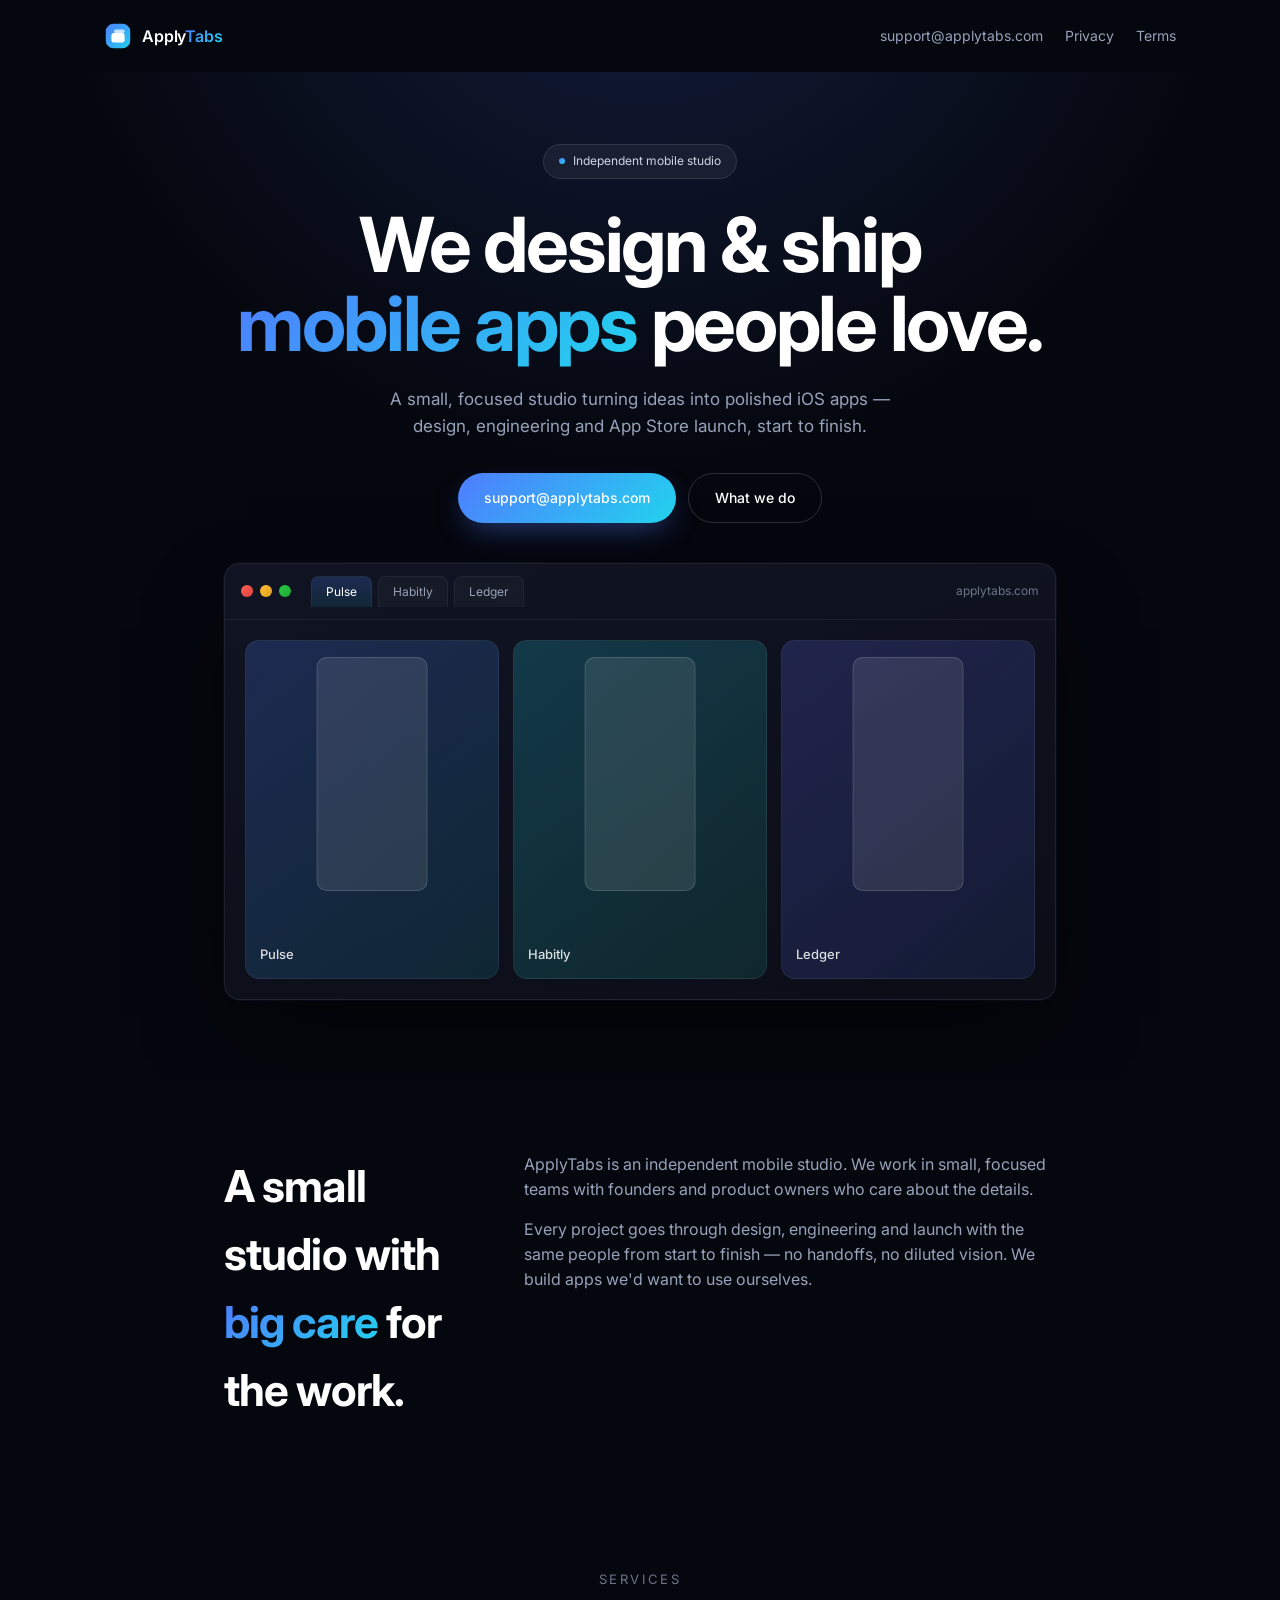
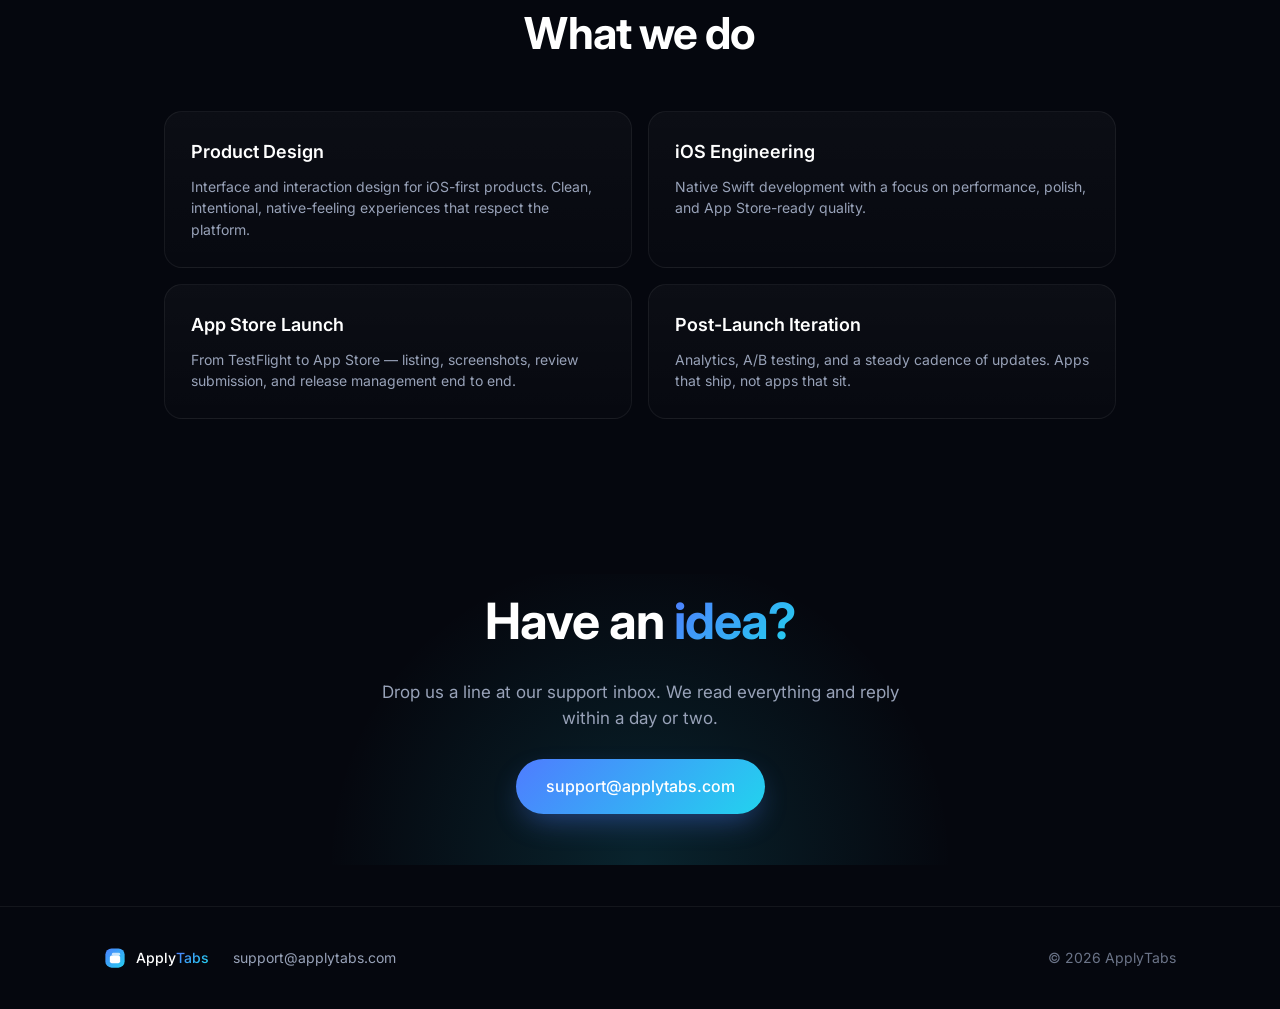
<file: index.html>
<!doctype html>
<html lang="en">
<head>
<meta charset="utf-8"/>
<meta name="viewport" content="width=device-width, initial-scale=1"/>
<meta name="robots" content="noindex, nofollow"/>
<meta name="googlebot" content="noindex, nofollow"/>
<title>ApplyTabs — mobile app studio</title>
<meta name="description" content="ApplyTabs is an independent mobile studio designing and shipping premium iOS apps — from concept to App Store."/>
<link rel="icon" type="image/svg+xml" href="/favicon.svg"/>
<meta property="og:title" content="ApplyTabs — mobile app studio"/>
<meta property="og:description" content="We design & ship premium mobile apps, end to end."/>
<meta property="og:type" content="website"/>
<meta property="og:url" content="https://applytabs.com/"/>
<link rel="preconnect" href="https://fonts.googleapis.com"/>
<link rel="preconnect" href="https://fonts.gstatic.com" crossorigin/>
<link href="https://fonts.googleapis.com/css2?family=Inter:wght@400;500;600;700;800&display=swap" rel="stylesheet"/>
<link rel="stylesheet" href="/styles.css"/>
</head>
<body>

<header class="z10">
  <div class="max6 navbar">
    <a href="/" class="brand">
      <svg width="28" height="28" viewBox="0 0 32 32" aria-label="ApplyTabs">
        <rect x="2" y="2" width="28" height="28" rx="9" fill="url(#lg)"/>
        <rect x="8.5" y="12.5" width="15" height="11" rx="2.6" fill="#fff"/>
        <rect x="11.5" y="8.5" width="12" height="4.2" rx="2.1" fill="#fff" opacity="0.72"/>
        <defs><linearGradient id="lg" x1="0" y1="0" x2="32" y2="32" gradientUnits="userSpaceOnUse">
          <stop stop-color="#4f7cff"/><stop offset="1" stop-color="#22d3ee"/></linearGradient></defs>
      </svg>
      <span class="name">Apply<span class="grad-text">Tabs</span></span>
    </a>
    <nav class="navlinks">
      <a class="mail" href="mailto:support@applytabs.com">support@applytabs.com</a>
      <a href="/privacy">Privacy</a>
      <a href="/terms">Terms</a>
    </nav>
  </div>
</header>

<main class="z10" style="flex:1">

  <!-- Hero -->
  <section class="hero">
    <div class="max5 wrap" style="padding-top:72px;padding-bottom:40px;text-align:center;position:relative;z-index:10">
      <div class="badge fu"><span class="dot grad-bg"></span>Independent mobile studio</div>
      <h1 class="hero-h fu1">
        <span style="color:#fff">We design &amp; ship</span><br/>
        <span class="grad-text">mobile apps</span> <span style="color:#fff">people love.</span>
      </h1>
      <p class="lead fu2">A small, focused studio turning ideas into polished iOS apps — design, engineering and App Store launch, start to finish.</p>
      <div class="fu3" style="margin-top:34px;display:flex;gap:12px;justify-content:center;flex-wrap:wrap">
        <a href="mailto:support@applytabs.com" class="btn btn-primary grad-bg">support@applytabs.com</a>
        <a href="#services" class="btn btn-ghost">What we do</a>
      </div>
    </div>

    <!-- Tabbed browser window mockup -->
    <div class="max4 wrap fu4" style="padding-bottom:80px">
      <div class="win">
        <div class="win-bar">
          <div class="lights">
            <span style="background:linear-gradient(135deg,#ff5f56,#e0443e)"></span>
            <span style="background:linear-gradient(135deg,#ffbd2e,#dea123)"></span>
            <span style="background:linear-gradient(135deg,#27ca40,#1ea835)"></span>
          </div>
          <div class="tabs">
            <span class="tab active">Pulse</span>
            <span class="tab">Habitly</span>
            <span class="tab">Ledger</span>
          </div>
          <span style="font-size:12px;color:var(--muted2);margin-left:auto">applytabs.com</span>
        </div>
        <div class="win-body">
          <div class="appcard" style="background:linear-gradient(135deg,rgba(79,124,255,.22),rgba(34,211,238,.12))">
            <div class="ph"></div><span class="t">Pulse</span>
          </div>
          <div class="appcard" style="background:linear-gradient(135deg,rgba(34,211,238,.20),rgba(45,212,191,.12))">
            <div class="ph"></div><span class="t">Habitly</span>
          </div>
          <div class="appcard" style="background:linear-gradient(135deg,rgba(99,102,241,.22),rgba(79,124,255,.12))">
            <div class="ph"></div><span class="t">Ledger</span>
          </div>
        </div>
      </div>
    </div>
  </section>

  <!-- About -->
  <section id="about" class="max4 wrap" style="padding:72px 24px">
    <div class="about-grid">
      <h2 class="sec">A small studio with <span class="grad-text">big care</span> for the work.</h2>
      <div>
        <p>ApplyTabs is an independent mobile studio. We work in small, focused teams with founders and product owners who care about the details.</p>
        <p>Every project goes through design, engineering and launch with the same people from start to finish — no handoffs, no diluted vision. We build apps we&apos;d want to use ourselves.</p>
      </div>
    </div>
  </section>

  <!-- Services -->
  <section id="services" class="max5 wrap" style="padding:72px 24px">
    <div style="text-align:center;margin-bottom:44px">
      <p class="eyebrow" style="margin:0 0 10px">Services</p>
      <h2 class="sec">What we do</h2>
    </div>
    <div class="cards">
      <div class="card"><h3>Product Design</h3><p>Interface and interaction design for iOS-first products. Clean, intentional, native-feeling experiences that respect the platform.</p></div>
      <div class="card"><h3>iOS Engineering</h3><p>Native Swift development with a focus on performance, polish, and App Store-ready quality.</p></div>
      <div class="card"><h3>App Store Launch</h3><p>From TestFlight to App Store — listing, screenshots, review submission, and release management end to end.</p></div>
      <div class="card"><h3>Post-Launch Iteration</h3><p>Analytics, A/B testing, and a steady cadence of updates. Apps that ship, not apps that sit.</p></div>
    </div>
  </section>

  <!-- Contact -->
  <section id="contact" class="contact max3 wrap" style="padding:92px 24px;text-align:center">
    <div style="position:relative;z-index:10">
      <h2 class="sec" style="font-size:clamp(32px,5vw,50px)"><span style="color:#fff">Have an </span><span class="grad-text">idea?</span></h2>
      <p class="lead" style="margin-top:18px">Drop us a line at our support inbox. We read everything and reply within a day or two.</p>
      <a href="mailto:support@applytabs.com" class="btn btn-primary grad-bg" style="margin-top:28px;font-size:16px;padding:15px 30px">support@applytabs.com</a>
    </div>
  </section>

</main>

<footer class="z10">
  <div class="max6 foot">
    <svg width="22" height="22" viewBox="0 0 32 32" aria-hidden="true">
      <rect x="2" y="2" width="28" height="28" rx="9" fill="url(#lf)"/>
      <rect x="8.5" y="12.5" width="15" height="11" rx="2.6" fill="#fff"/>
      <rect x="11.5" y="8.5" width="12" height="4.2" rx="2.1" fill="#fff" opacity="0.72"/>
      <defs><linearGradient id="lf" x1="0" y1="0" x2="32" y2="32" gradientUnits="userSpaceOnUse">
        <stop stop-color="#4f7cff"/><stop offset="1" stop-color="#22d3ee"/></linearGradient></defs>
    </svg>
    <span class="name">Apply<span class="grad-text">Tabs</span></span>
    <a href="mailto:support@applytabs.com" style="margin-left:14px;color:var(--muted)">support@applytabs.com</a>
    <span style="margin-left:auto">© <span id="yr">2026</span> ApplyTabs</span>
  </div>
</footer>
<script>document.getElementById('yr').textContent=new Date().getFullYear()</script>
</body>
</html>
</file>
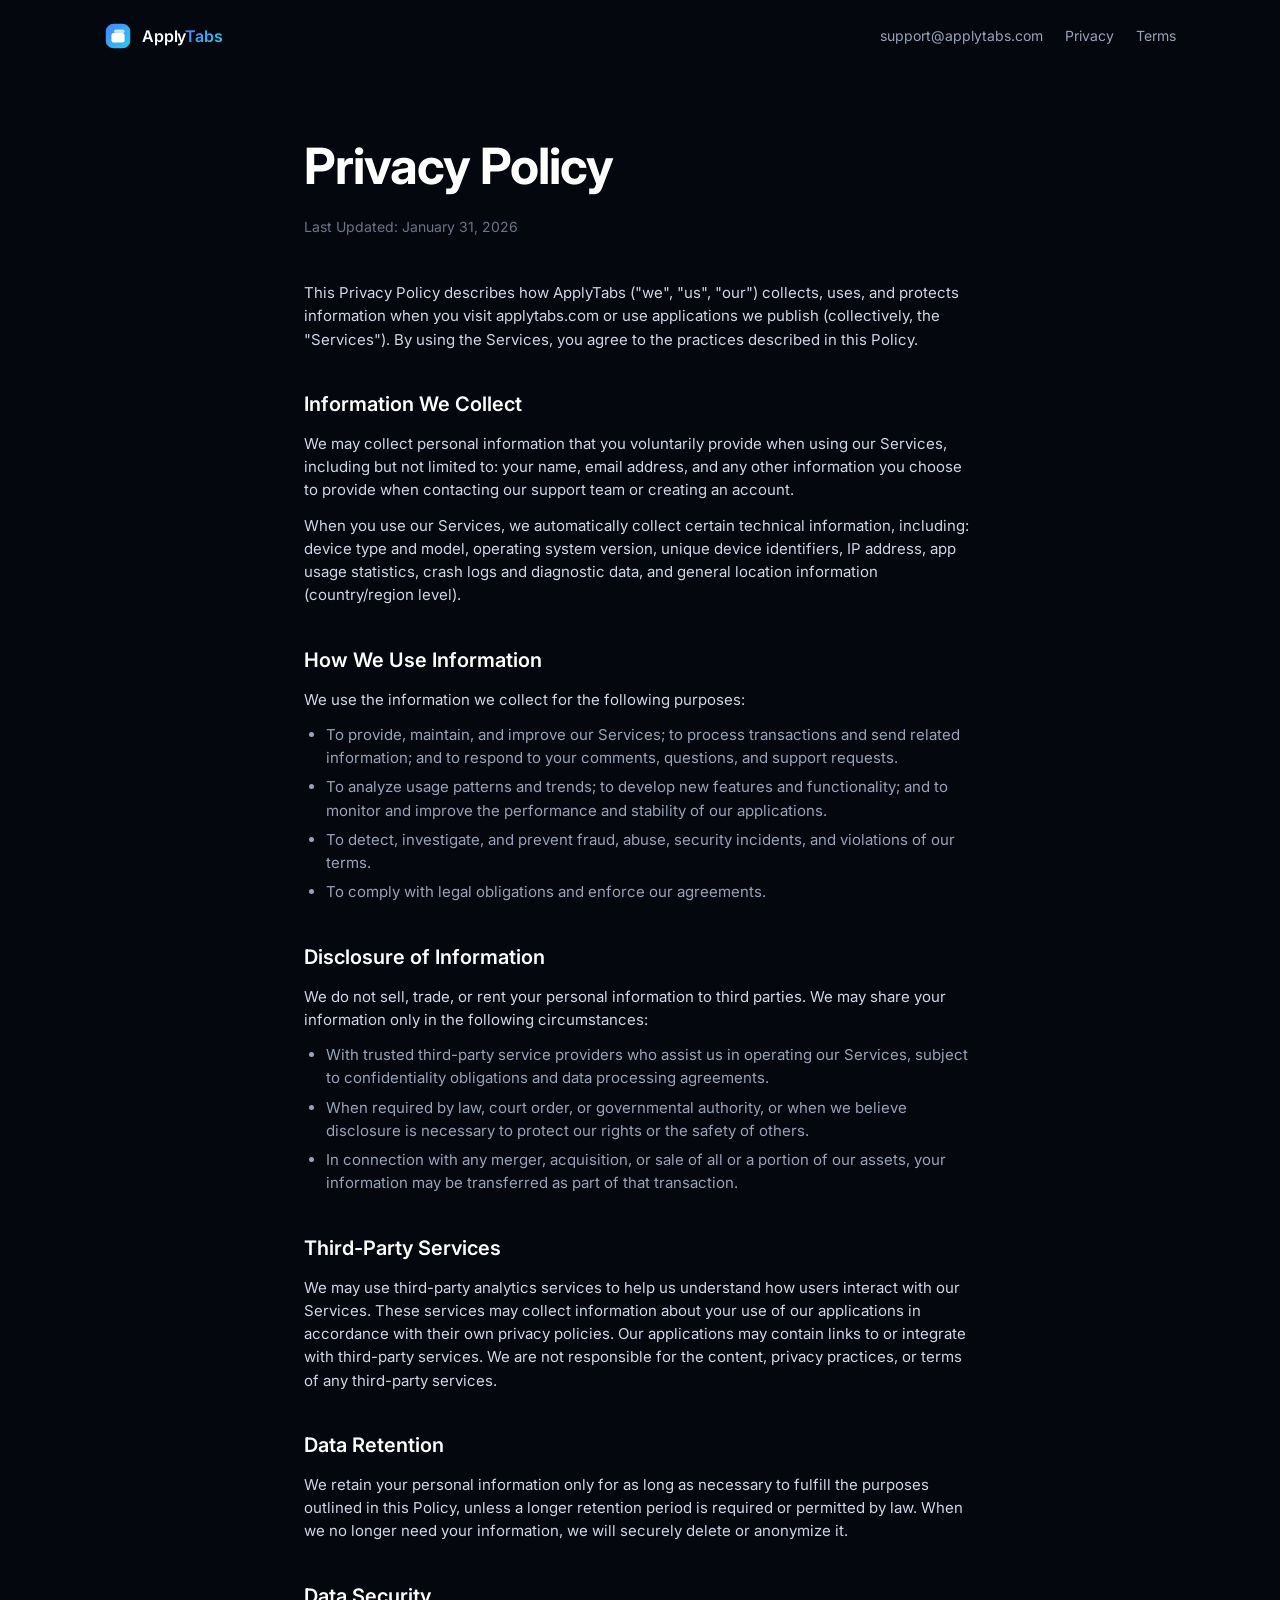
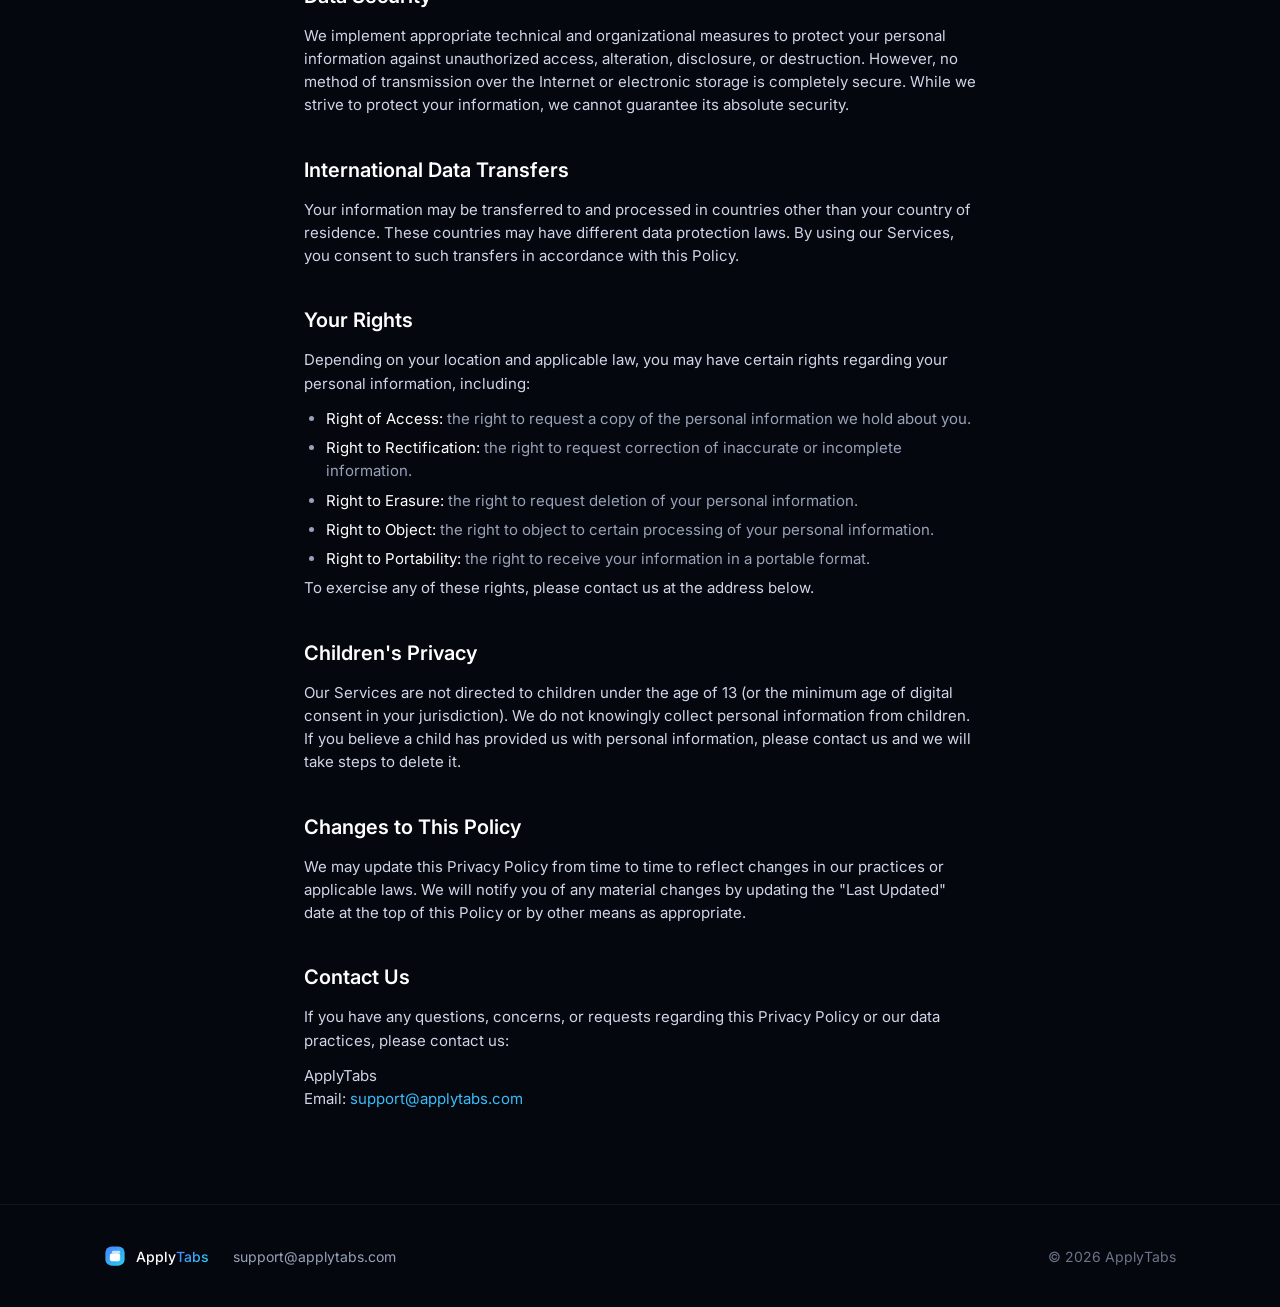
<file: privacy/index.html>
<!doctype html>
<html lang="en">
<head>
<meta charset="utf-8"/>
<meta name="viewport" content="width=device-width, initial-scale=1"/>
<meta name="robots" content="noindex, nofollow"/>
<meta name="googlebot" content="noindex, nofollow"/>
<title>Privacy Policy — ApplyTabs</title>
<meta name="description" content="ApplyTabs Privacy Policy."/>
<link rel="icon" type="image/svg+xml" href="/favicon.svg"/>
<link rel="preconnect" href="https://fonts.googleapis.com"/>
<link rel="preconnect" href="https://fonts.gstatic.com" crossorigin/>
<link href="https://fonts.googleapis.com/css2?family=Inter:wght@400;500;600;700;800&display=swap" rel="stylesheet"/>
<link rel="stylesheet" href="/styles.css"/>
</head>
<body>

<header class="z10">
  <div class="max6 navbar">
    <a href="/" class="brand">
      <svg width="28" height="28" viewBox="0 0 32 32" aria-label="ApplyTabs">
        <rect x="2" y="2" width="28" height="28" rx="9" fill="url(#lg)"/>
        <rect x="8.5" y="12.5" width="15" height="11" rx="2.6" fill="#fff"/>
        <rect x="11.5" y="8.5" width="12" height="4.2" rx="2.1" fill="#fff" opacity="0.72"/>
        <defs><linearGradient id="lg" x1="0" y1="0" x2="32" y2="32" gradientUnits="userSpaceOnUse">
          <stop stop-color="#4f7cff"/><stop offset="1" stop-color="#22d3ee"/></linearGradient></defs>
      </svg>
      <span class="name">Apply<span class="grad-text">Tabs</span></span>
    </a>
    <nav class="navlinks">
      <a class="mail" href="mailto:support@applytabs.com">support@applytabs.com</a>
      <a href="/privacy">Privacy</a>
      <a href="/terms">Terms</a>
    </nav>
  </div>
</header>

<main class="z10 max3 wrap legal" style="flex:1;padding:56px 24px">
  <h1>Privacy Policy</h1>
  <p class="upd">Last Updated: January 31, 2026</p>

  <section>
    <p>This Privacy Policy describes how ApplyTabs ("we", "us", "our") collects, uses, and protects information when you visit applytabs.com or use applications we publish (collectively, the "Services"). By using the Services, you agree to the practices described in this Policy.</p>
  </section>

  <section>
    <h2>Information We Collect</h2>
    <p>We may collect personal information that you voluntarily provide when using our Services, including but not limited to: your name, email address, and any other information you choose to provide when contacting our support team or creating an account.</p>
    <p>When you use our Services, we automatically collect certain technical information, including: device type and model, operating system version, unique device identifiers, IP address, app usage statistics, crash logs and diagnostic data, and general location information (country/region level).</p>
  </section>

  <section>
    <h2>How We Use Information</h2>
    <p>We use the information we collect for the following purposes:</p>
    <ul>
      <li>To provide, maintain, and improve our Services; to process transactions and send related information; and to respond to your comments, questions, and support requests.</li>
      <li>To analyze usage patterns and trends; to develop new features and functionality; and to monitor and improve the performance and stability of our applications.</li>
      <li>To detect, investigate, and prevent fraud, abuse, security incidents, and violations of our terms.</li>
      <li>To comply with legal obligations and enforce our agreements.</li>
    </ul>
  </section>

  <section>
    <h2>Disclosure of Information</h2>
    <p>We do not sell, trade, or rent your personal information to third parties. We may share your information only in the following circumstances:</p>
    <ul>
      <li>With trusted third-party service providers who assist us in operating our Services, subject to confidentiality obligations and data processing agreements.</li>
      <li>When required by law, court order, or governmental authority, or when we believe disclosure is necessary to protect our rights or the safety of others.</li>
      <li>In connection with any merger, acquisition, or sale of all or a portion of our assets, your information may be transferred as part of that transaction.</li>
    </ul>
  </section>

  <section>
    <h2>Third-Party Services</h2>
    <p>We may use third-party analytics services to help us understand how users interact with our Services. These services may collect information about your use of our applications in accordance with their own privacy policies. Our applications may contain links to or integrate with third-party services. We are not responsible for the content, privacy practices, or terms of any third-party services.</p>
  </section>

  <section>
    <h2>Data Retention</h2>
    <p>We retain your personal information only for as long as necessary to fulfill the purposes outlined in this Policy, unless a longer retention period is required or permitted by law. When we no longer need your information, we will securely delete or anonymize it.</p>
  </section>

  <section>
    <h2>Data Security</h2>
    <p>We implement appropriate technical and organizational measures to protect your personal information against unauthorized access, alteration, disclosure, or destruction. However, no method of transmission over the Internet or electronic storage is completely secure. While we strive to protect your information, we cannot guarantee its absolute security.</p>
  </section>

  <section>
    <h2>International Data Transfers</h2>
    <p>Your information may be transferred to and processed in countries other than your country of residence. These countries may have different data protection laws. By using our Services, you consent to such transfers in accordance with this Policy.</p>
  </section>

  <section>
    <h2>Your Rights</h2>
    <p>Depending on your location and applicable law, you may have certain rights regarding your personal information, including:</p>
    <ul>
      <li><span style="color:#fff">Right of Access:</span> the right to request a copy of the personal information we hold about you.</li>
      <li><span style="color:#fff">Right to Rectification:</span> the right to request correction of inaccurate or incomplete information.</li>
      <li><span style="color:#fff">Right to Erasure:</span> the right to request deletion of your personal information.</li>
      <li><span style="color:#fff">Right to Object:</span> the right to object to certain processing of your personal information.</li>
      <li><span style="color:#fff">Right to Portability:</span> the right to receive your information in a portable format.</li>
    </ul>
    <p>To exercise any of these rights, please contact us at the address below.</p>
  </section>

  <section>
    <h2>Children's Privacy</h2>
    <p>Our Services are not directed to children under the age of 13 (or the minimum age of digital consent in your jurisdiction). We do not knowingly collect personal information from children. If you believe a child has provided us with personal information, please contact us and we will take steps to delete it.</p>
  </section>

  <section>
    <h2>Changes to This Policy</h2>
    <p>We may update this Privacy Policy from time to time to reflect changes in our practices or applicable laws. We will notify you of any material changes by updating the "Last Updated" date at the top of this Policy or by other means as appropriate.</p>
  </section>

  <section>
    <h2>Contact Us</h2>
    <p>If you have any questions, concerns, or requests regarding this Privacy Policy or our data practices, please contact us:</p>
    <p style="margin-top:12px">ApplyTabs<br/>Email: <a href="mailto:support@applytabs.com">support@applytabs.com</a></p>
  </section>
</main>

<footer class="z10">
  <div class="max6 foot">
    <svg width="22" height="22" viewBox="0 0 32 32" aria-hidden="true">
      <rect x="2" y="2" width="28" height="28" rx="9" fill="url(#lf)"/>
      <rect x="8.5" y="12.5" width="15" height="11" rx="2.6" fill="#fff"/>
      <rect x="11.5" y="8.5" width="12" height="4.2" rx="2.1" fill="#fff" opacity="0.72"/>
      <defs><linearGradient id="lf" x1="0" y1="0" x2="32" y2="32" gradientUnits="userSpaceOnUse">
        <stop stop-color="#4f7cff"/><stop offset="1" stop-color="#22d3ee"/></linearGradient></defs>
    </svg>
    <span class="name">Apply<span class="grad-text">Tabs</span></span>
    <a href="mailto:support@applytabs.com" style="margin-left:14px;color:var(--muted)">support@applytabs.com</a>
    <span style="margin-left:auto">© <span id="yr">2026</span> ApplyTabs</span>
  </div>
</footer>
<script>document.getElementById('yr').textContent=new Date().getFullYear()</script>
</body>
</html>
</file>
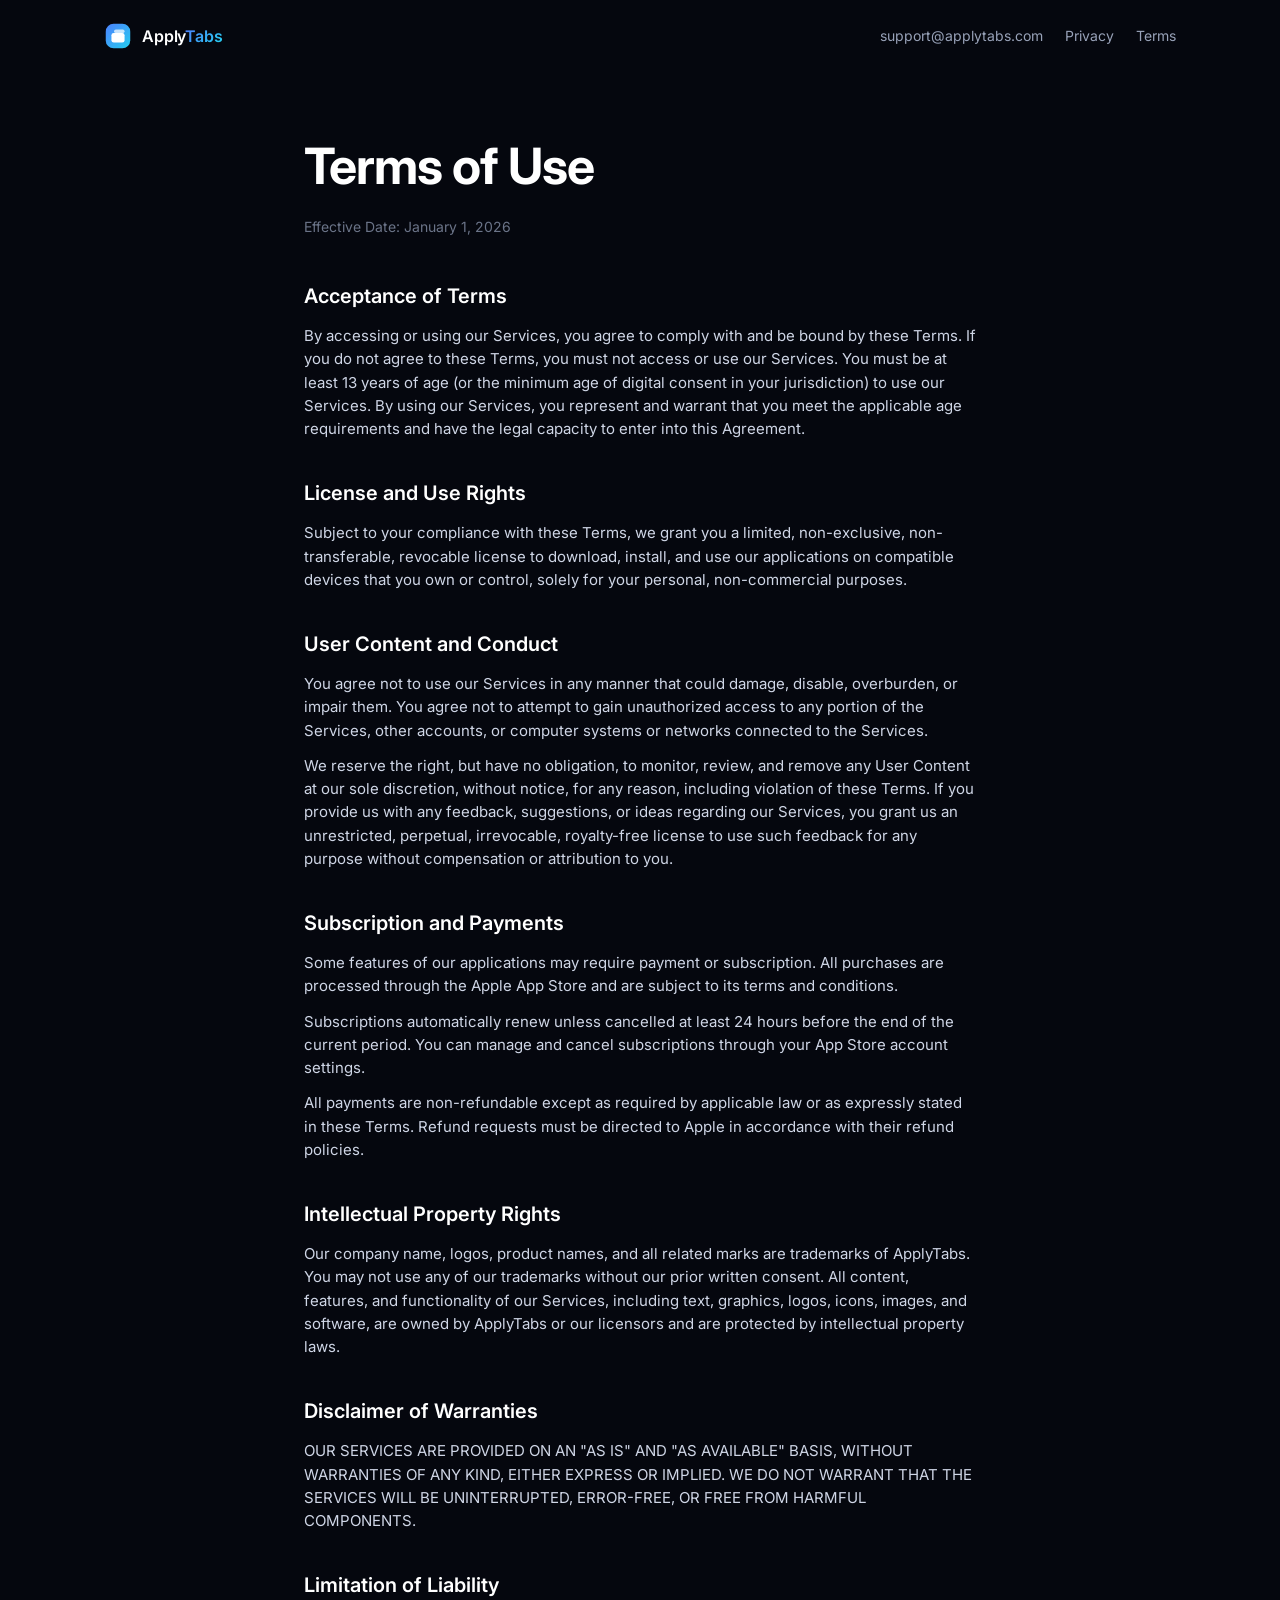
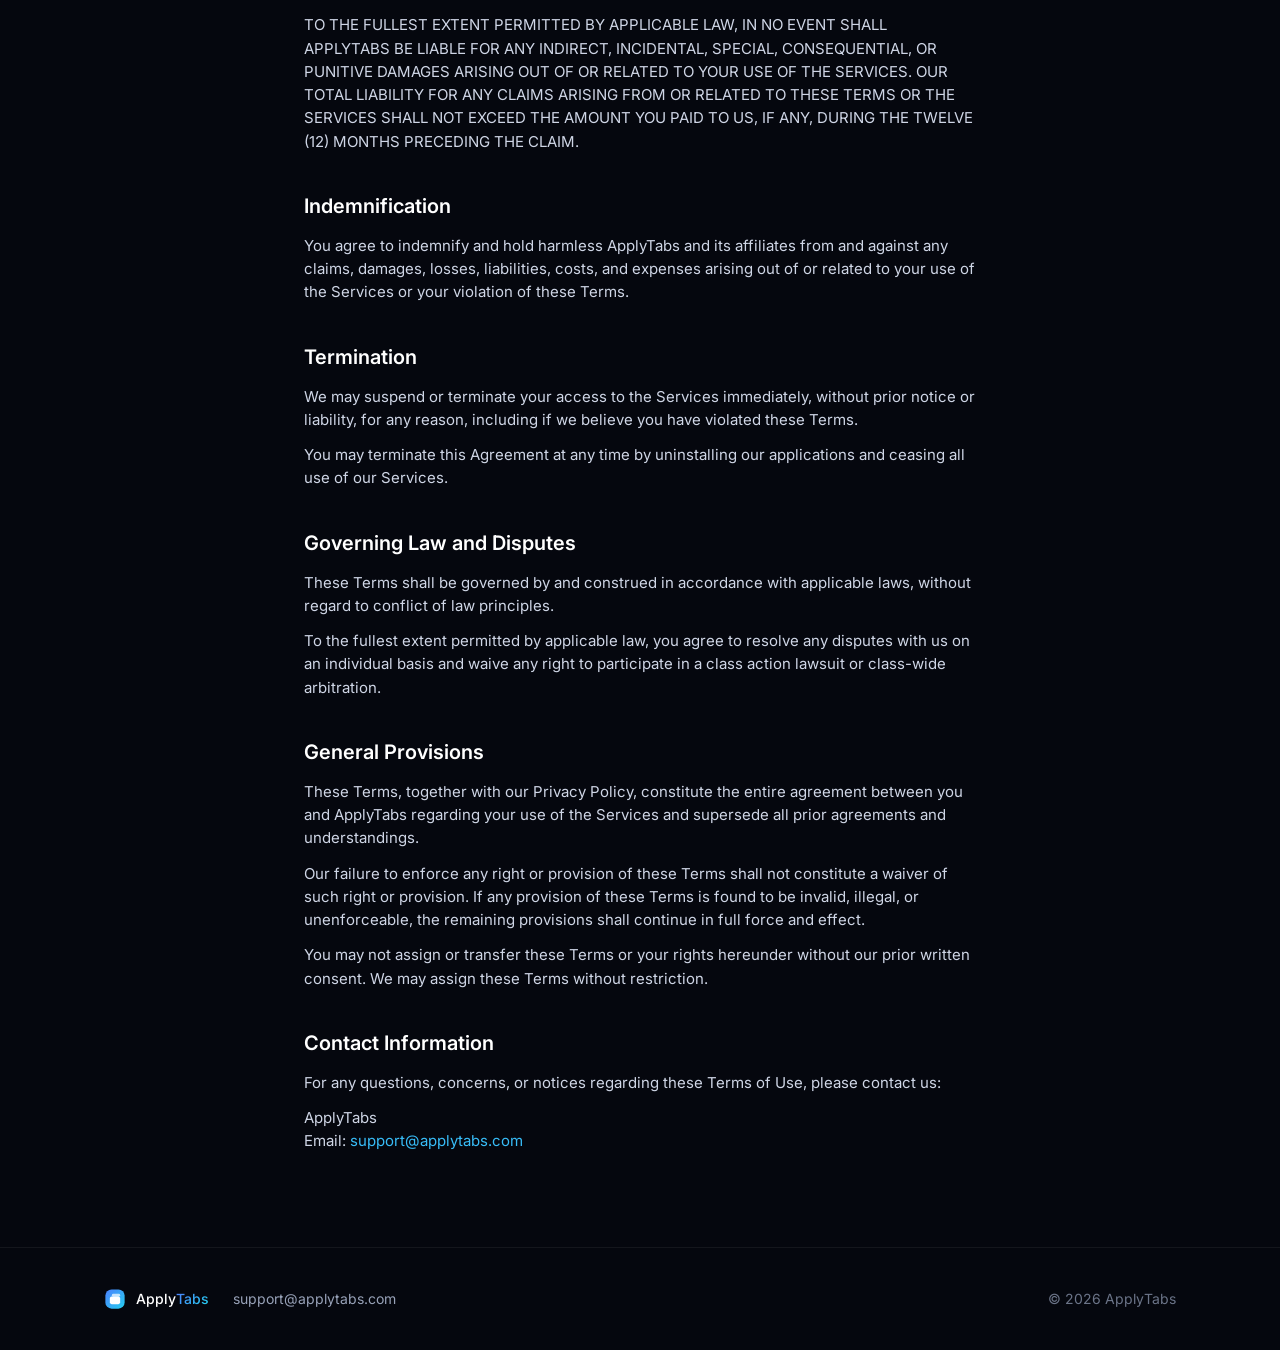
<file: terms/index.html>
<!doctype html>
<html lang="en">
<head>
<meta charset="utf-8"/>
<meta name="viewport" content="width=device-width, initial-scale=1"/>
<meta name="robots" content="noindex, nofollow"/>
<meta name="googlebot" content="noindex, nofollow"/>
<title>Terms of Use — ApplyTabs</title>
<meta name="description" content="ApplyTabs Terms of Use."/>
<link rel="icon" type="image/svg+xml" href="/favicon.svg"/>
<link rel="preconnect" href="https://fonts.googleapis.com"/>
<link rel="preconnect" href="https://fonts.gstatic.com" crossorigin/>
<link href="https://fonts.googleapis.com/css2?family=Inter:wght@400;500;600;700;800&display=swap" rel="stylesheet"/>
<link rel="stylesheet" href="/styles.css"/>
</head>
<body>

<header class="z10">
  <div class="max6 navbar">
    <a href="/" class="brand">
      <svg width="28" height="28" viewBox="0 0 32 32" aria-label="ApplyTabs">
        <rect x="2" y="2" width="28" height="28" rx="9" fill="url(#lg)"/>
        <rect x="8.5" y="12.5" width="15" height="11" rx="2.6" fill="#fff"/>
        <rect x="11.5" y="8.5" width="12" height="4.2" rx="2.1" fill="#fff" opacity="0.72"/>
        <defs><linearGradient id="lg" x1="0" y1="0" x2="32" y2="32" gradientUnits="userSpaceOnUse">
          <stop stop-color="#4f7cff"/><stop offset="1" stop-color="#22d3ee"/></linearGradient></defs>
      </svg>
      <span class="name">Apply<span class="grad-text">Tabs</span></span>
    </a>
    <nav class="navlinks">
      <a class="mail" href="mailto:support@applytabs.com">support@applytabs.com</a>
      <a href="/privacy">Privacy</a>
      <a href="/terms">Terms</a>
    </nav>
  </div>
</header>

<main class="z10 max3 wrap legal" style="flex:1;padding:56px 24px">
  <h1>Terms of Use</h1>
  <p class="upd">Effective Date: January 1, 2026</p>

  <section>
    <h2>Acceptance of Terms</h2>
    <p>By accessing or using our Services, you agree to comply with and be bound by these Terms. If you do not agree to these Terms, you must not access or use our Services. You must be at least 13 years of age (or the minimum age of digital consent in your jurisdiction) to use our Services. By using our Services, you represent and warrant that you meet the applicable age requirements and have the legal capacity to enter into this Agreement.</p>
  </section>

  <section>
    <h2>License and Use Rights</h2>
    <p>Subject to your compliance with these Terms, we grant you a limited, non-exclusive, non-transferable, revocable license to download, install, and use our applications on compatible devices that you own or control, solely for your personal, non-commercial purposes.</p>
  </section>

  <section>
    <h2>User Content and Conduct</h2>
    <p>You agree not to use our Services in any manner that could damage, disable, overburden, or impair them. You agree not to attempt to gain unauthorized access to any portion of the Services, other accounts, or computer systems or networks connected to the Services.</p>
    <p>We reserve the right, but have no obligation, to monitor, review, and remove any User Content at our sole discretion, without notice, for any reason, including violation of these Terms. If you provide us with any feedback, suggestions, or ideas regarding our Services, you grant us an unrestricted, perpetual, irrevocable, royalty-free license to use such feedback for any purpose without compensation or attribution to you.</p>
  </section>

  <section>
    <h2>Subscription and Payments</h2>
    <p>Some features of our applications may require payment or subscription. All purchases are processed through the Apple App Store and are subject to its terms and conditions.</p>
    <p>Subscriptions automatically renew unless cancelled at least 24 hours before the end of the current period. You can manage and cancel subscriptions through your App Store account settings.</p>
    <p>All payments are non-refundable except as required by applicable law or as expressly stated in these Terms. Refund requests must be directed to Apple in accordance with their refund policies.</p>
  </section>

  <section>
    <h2>Intellectual Property Rights</h2>
    <p>Our company name, logos, product names, and all related marks are trademarks of ApplyTabs. You may not use any of our trademarks without our prior written consent. All content, features, and functionality of our Services, including text, graphics, logos, icons, images, and software, are owned by ApplyTabs or our licensors and are protected by intellectual property laws.</p>
  </section>

  <section>
    <h2>Disclaimer of Warranties</h2>
    <p>OUR SERVICES ARE PROVIDED ON AN "AS IS" AND "AS AVAILABLE" BASIS, WITHOUT WARRANTIES OF ANY KIND, EITHER EXPRESS OR IMPLIED. WE DO NOT WARRANT THAT THE SERVICES WILL BE UNINTERRUPTED, ERROR-FREE, OR FREE FROM HARMFUL COMPONENTS.</p>
  </section>

  <section>
    <h2>Limitation of Liability</h2>
    <p>TO THE FULLEST EXTENT PERMITTED BY APPLICABLE LAW, IN NO EVENT SHALL APPLYTABS BE LIABLE FOR ANY INDIRECT, INCIDENTAL, SPECIAL, CONSEQUENTIAL, OR PUNITIVE DAMAGES ARISING OUT OF OR RELATED TO YOUR USE OF THE SERVICES. OUR TOTAL LIABILITY FOR ANY CLAIMS ARISING FROM OR RELATED TO THESE TERMS OR THE SERVICES SHALL NOT EXCEED THE AMOUNT YOU PAID TO US, IF ANY, DURING THE TWELVE (12) MONTHS PRECEDING THE CLAIM.</p>
  </section>

  <section>
    <h2>Indemnification</h2>
    <p>You agree to indemnify and hold harmless ApplyTabs and its affiliates from and against any claims, damages, losses, liabilities, costs, and expenses arising out of or related to your use of the Services or your violation of these Terms.</p>
  </section>

  <section>
    <h2>Termination</h2>
    <p>We may suspend or terminate your access to the Services immediately, without prior notice or liability, for any reason, including if we believe you have violated these Terms.</p>
    <p>You may terminate this Agreement at any time by uninstalling our applications and ceasing all use of our Services.</p>
  </section>

  <section>
    <h2>Governing Law and Disputes</h2>
    <p>These Terms shall be governed by and construed in accordance with applicable laws, without regard to conflict of law principles.</p>
    <p>To the fullest extent permitted by applicable law, you agree to resolve any disputes with us on an individual basis and waive any right to participate in a class action lawsuit or class-wide arbitration.</p>
  </section>

  <section>
    <h2>General Provisions</h2>
    <p>These Terms, together with our Privacy Policy, constitute the entire agreement between you and ApplyTabs regarding your use of the Services and supersede all prior agreements and understandings.</p>
    <p>Our failure to enforce any right or provision of these Terms shall not constitute a waiver of such right or provision. If any provision of these Terms is found to be invalid, illegal, or unenforceable, the remaining provisions shall continue in full force and effect.</p>
    <p>You may not assign or transfer these Terms or your rights hereunder without our prior written consent. We may assign these Terms without restriction.</p>
  </section>

  <section>
    <h2>Contact Information</h2>
    <p>For any questions, concerns, or notices regarding these Terms of Use, please contact us:</p>
    <p style="margin-top:12px">ApplyTabs<br/>Email: <a href="mailto:support@applytabs.com">support@applytabs.com</a></p>
  </section>
</main>

<footer class="z10">
  <div class="max6 foot">
    <svg width="22" height="22" viewBox="0 0 32 32" aria-hidden="true">
      <rect x="2" y="2" width="28" height="28" rx="9" fill="url(#lf)"/>
      <rect x="8.5" y="12.5" width="15" height="11" rx="2.6" fill="#fff"/>
      <rect x="11.5" y="8.5" width="12" height="4.2" rx="2.1" fill="#fff" opacity="0.72"/>
      <defs><linearGradient id="lf" x1="0" y1="0" x2="32" y2="32" gradientUnits="userSpaceOnUse">
        <stop stop-color="#4f7cff"/><stop offset="1" stop-color="#22d3ee"/></linearGradient></defs>
    </svg>
    <span class="name">Apply<span class="grad-text">Tabs</span></span>
    <a href="mailto:support@applytabs.com" style="margin-left:14px;color:var(--muted)">support@applytabs.com</a>
    <span style="margin-left:auto">© <span id="yr">2026</span> ApplyTabs</span>
  </div>
</footer>
<script>document.getElementById('yr').textContent=new Date().getFullYear()</script>
</body>
</html>
</file>
<file: styles.css>
/* ApplyTabs — shared styles */
:root{
  --bg:#05070e; --surface:#0b0e17; --surface2:#111524; --border:#1c2233;
  --fg:#f4f6fb; --muted:#98a2b8; --muted2:#6b7488;
  --a1:#4f7cff; --a2:#22d3ee;
}
*{box-sizing:border-box}
html,body{margin:0;padding:0}
body{
  background:var(--bg);color:var(--fg);
  font-family:Inter,ui-sans-serif,system-ui,-apple-system,"Segoe UI",Roboto,sans-serif;
  -webkit-font-smoothing:antialiased;line-height:1.55;
  min-height:100vh;display:flex;flex-direction:column;overflow-x:hidden;
}
a{color:inherit;text-decoration:none}
img,svg{display:block}
.wrap{padding:0 24px}
.max6{max-width:1120px;margin:0 auto}
.max5{max-width:1000px;margin:0 auto}
.max4{max-width:880px;margin:0 auto}
.max3{max-width:720px;margin:0 auto}
.grad-text{background:linear-gradient(135deg,var(--a1),var(--a2));-webkit-background-clip:text;background-clip:text;color:transparent}
.grad-bg{background:linear-gradient(135deg,var(--a1),var(--a2))}
.rel{position:relative}.z10{position:relative;z-index:10}

/* nav */
header nav a{color:var(--muted);transition:color .2s}
header nav a:hover{color:#fff}
.brand{display:flex;align-items:center;gap:10px}
.brand .name{font-weight:600;letter-spacing:-.01em;font-size:16px;color:#fff}
.navbar{display:flex;align-items:center;justify-content:space-between;padding:22px 24px}
.navlinks{display:flex;align-items:center;gap:22px;font-size:14px}

/* buttons */
.btn{display:inline-flex;align-items:center;justify-content:center;font-size:14px;font-weight:500;border-radius:999px;padding:13px 26px;transition:opacity .2s,background .2s,border-color .2s}
.btn-primary{color:#fff;box-shadow:0 12px 30px -8px rgba(79,124,255,.45)}
.btn-primary:hover{opacity:.9}
.btn-ghost{color:#fff;border:1px solid rgba(255,255,255,.16)}
.btn-ghost:hover{background:rgba(255,255,255,.05)}

/* hero */
.hero{position:relative;overflow:hidden}
.hero::before{content:"";position:absolute;inset:-20% -10% auto -10%;height:65%;
  background:radial-gradient(circle at 50% 0%,rgba(79,124,255,.20) 0%,transparent 60%);pointer-events:none;z-index:0}
.badge{display:inline-flex;align-items:center;gap:8px;padding:7px 15px;border-radius:999px;
  border:1px solid rgba(255,255,255,.10);background:rgba(255,255,255,.05);font-size:12px;color:#cfd6e6}
.dot{width:6px;height:6px;border-radius:999px}
h1.hero-h{font-size:clamp(40px,7vw,76px);font-weight:700;letter-spacing:-.03em;line-height:1.05;margin:26px 0 0}
.lead{color:var(--muted);max-width:560px;margin:22px auto 0;font-size:17px}

/* tabbed window mockup */
.win{background:linear-gradient(165deg,rgba(17,21,36,.96),rgba(11,14,23,.98));
  border:1px solid rgba(255,255,255,.07);border-radius:16px;overflow:hidden;
  box-shadow:0 40px 90px -24px rgba(0,0,0,.7),0 0 0 1px rgba(79,124,255,.07)}
.win-bar{display:flex;align-items:center;gap:14px;padding:12px 16px;border-bottom:1px solid rgba(255,255,255,.06)}
.lights{display:flex;gap:7px}
.lights span{width:12px;height:12px;border-radius:999px}
.tabs{display:flex;gap:6px;margin-left:6px;overflow:hidden}
.tab{font-size:12px;color:var(--muted);padding:6px 14px;border-radius:8px 8px 0 0;background:rgba(255,255,255,.03);border:1px solid rgba(255,255,255,.05);border-bottom:none;white-space:nowrap}
.tab.active{color:#fff;background:linear-gradient(180deg,rgba(79,124,255,.22),rgba(34,211,238,.10))}
.win-body{display:grid;grid-template-columns:repeat(3,1fr);gap:14px;padding:20px}
.appcard{aspect-ratio:3/4;border-radius:14px;border:1px solid rgba(255,255,255,.06);position:relative;overflow:hidden;display:flex;align-items:flex-end;padding:14px}
.appcard .t{font-size:13px;font-weight:500;color:rgba(255,255,255,.85)}
.appcard .ph{position:absolute;left:50%;top:16px;transform:translateX(-50%);width:44%;aspect-ratio:9/19;border-radius:10px;background:rgba(255,255,255,.10);border:1px solid rgba(255,255,255,.14)}

/* sections */
section{position:relative}
.eyebrow{font-size:13px;letter-spacing:.2em;text-transform:uppercase;color:var(--muted2)}
h2.sec{font-size:clamp(28px,4.4vw,44px);font-weight:700;letter-spacing:-.02em;color:#fff;margin:0}
.about-grid{display:grid;grid-template-columns:1fr 2fr;gap:34px}
.about-grid p{color:var(--muted);margin:0 0 16px}
.cards{display:grid;grid-template-columns:1fr 1fr;gap:16px}
.card{background:linear-gradient(180deg,rgba(255,255,255,.03),rgba(255,255,255,.01));
  border:1px solid rgba(255,255,255,.06);border-radius:18px;padding:26px;transition:border-color .2s}
.card:hover{border-color:rgba(255,255,255,.12)}
.card h3{margin:0;font-size:18px;font-weight:600;color:#fff}
.card p{margin:10px 0 0;font-size:14px;color:var(--muted)}
.contact{position:relative;overflow:hidden}
.contact::after{content:"";position:absolute;inset:20% -10% 0 -10%;height:70%;
  background:radial-gradient(circle at 50% 100%,rgba(34,211,238,.14) 0%,transparent 60%);pointer-events:none;z-index:0}

/* legal pages */
.legal{color:#cfd6e6;font-size:15px}
.legal h1{font-size:clamp(32px,5vw,50px);font-weight:700;letter-spacing:-.02em;color:#fff;margin:0 0 10px}
.legal .upd{font-size:14px;color:var(--muted2);margin:0 0 44px}
.legal section{margin:0 0 38px}
.legal h2{font-size:20px;font-weight:600;color:#fff;margin:0 0 12px}
.legal p{margin:0 0 12px}
.legal ul{margin:0;padding-left:22px;color:var(--muted)}
.legal li{margin:0 0 6px}
.legal a{color:#38bdf8}
.legal a:hover{text-decoration:underline}

/* footer */
footer{margin-top:auto;border-top:1px solid rgba(255,255,255,.06)}
.foot{display:flex;align-items:center;gap:10px;padding:40px 24px;color:var(--muted2);font-size:14px}
.foot .name{color:#fff;font-weight:500}

/* animation */
@keyframes fadeUp{from{opacity:0;transform:translateY(14px)}to{opacity:1;transform:translateY(0)}}
.fu{animation:fadeUp .7s ease-out both}
.fu1{animation:fadeUp .7s ease-out .1s both}
.fu2{animation:fadeUp .7s ease-out .2s both}
.fu3{animation:fadeUp .7s ease-out .3s both}
.fu4{animation:fadeUp .7s ease-out .4s both}

@media(max-width:720px){
  .win-body{grid-template-columns:1fr 1fr}
  .about-grid{grid-template-columns:1fr}
  .cards{grid-template-columns:1fr}
  .navlinks{gap:14px;font-size:13px}
  .navlinks .mail{display:none}
}
</file>
